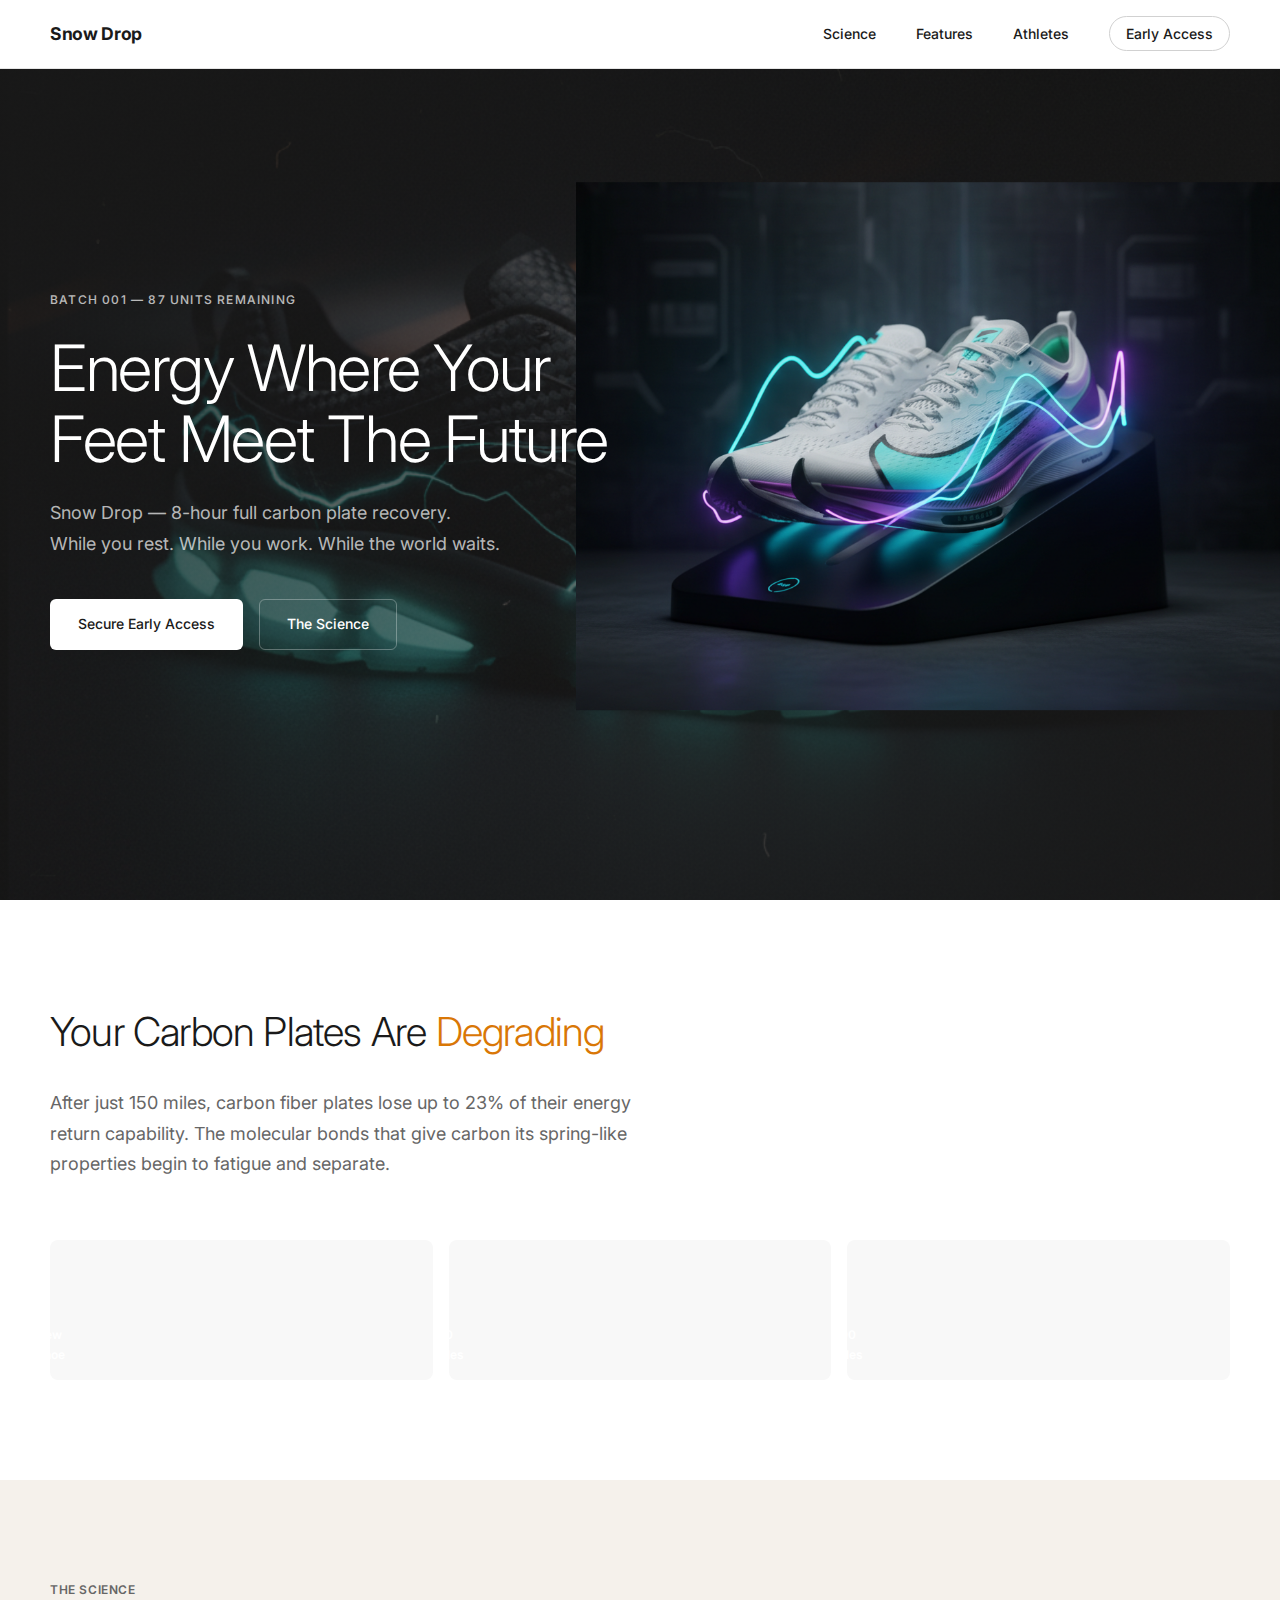
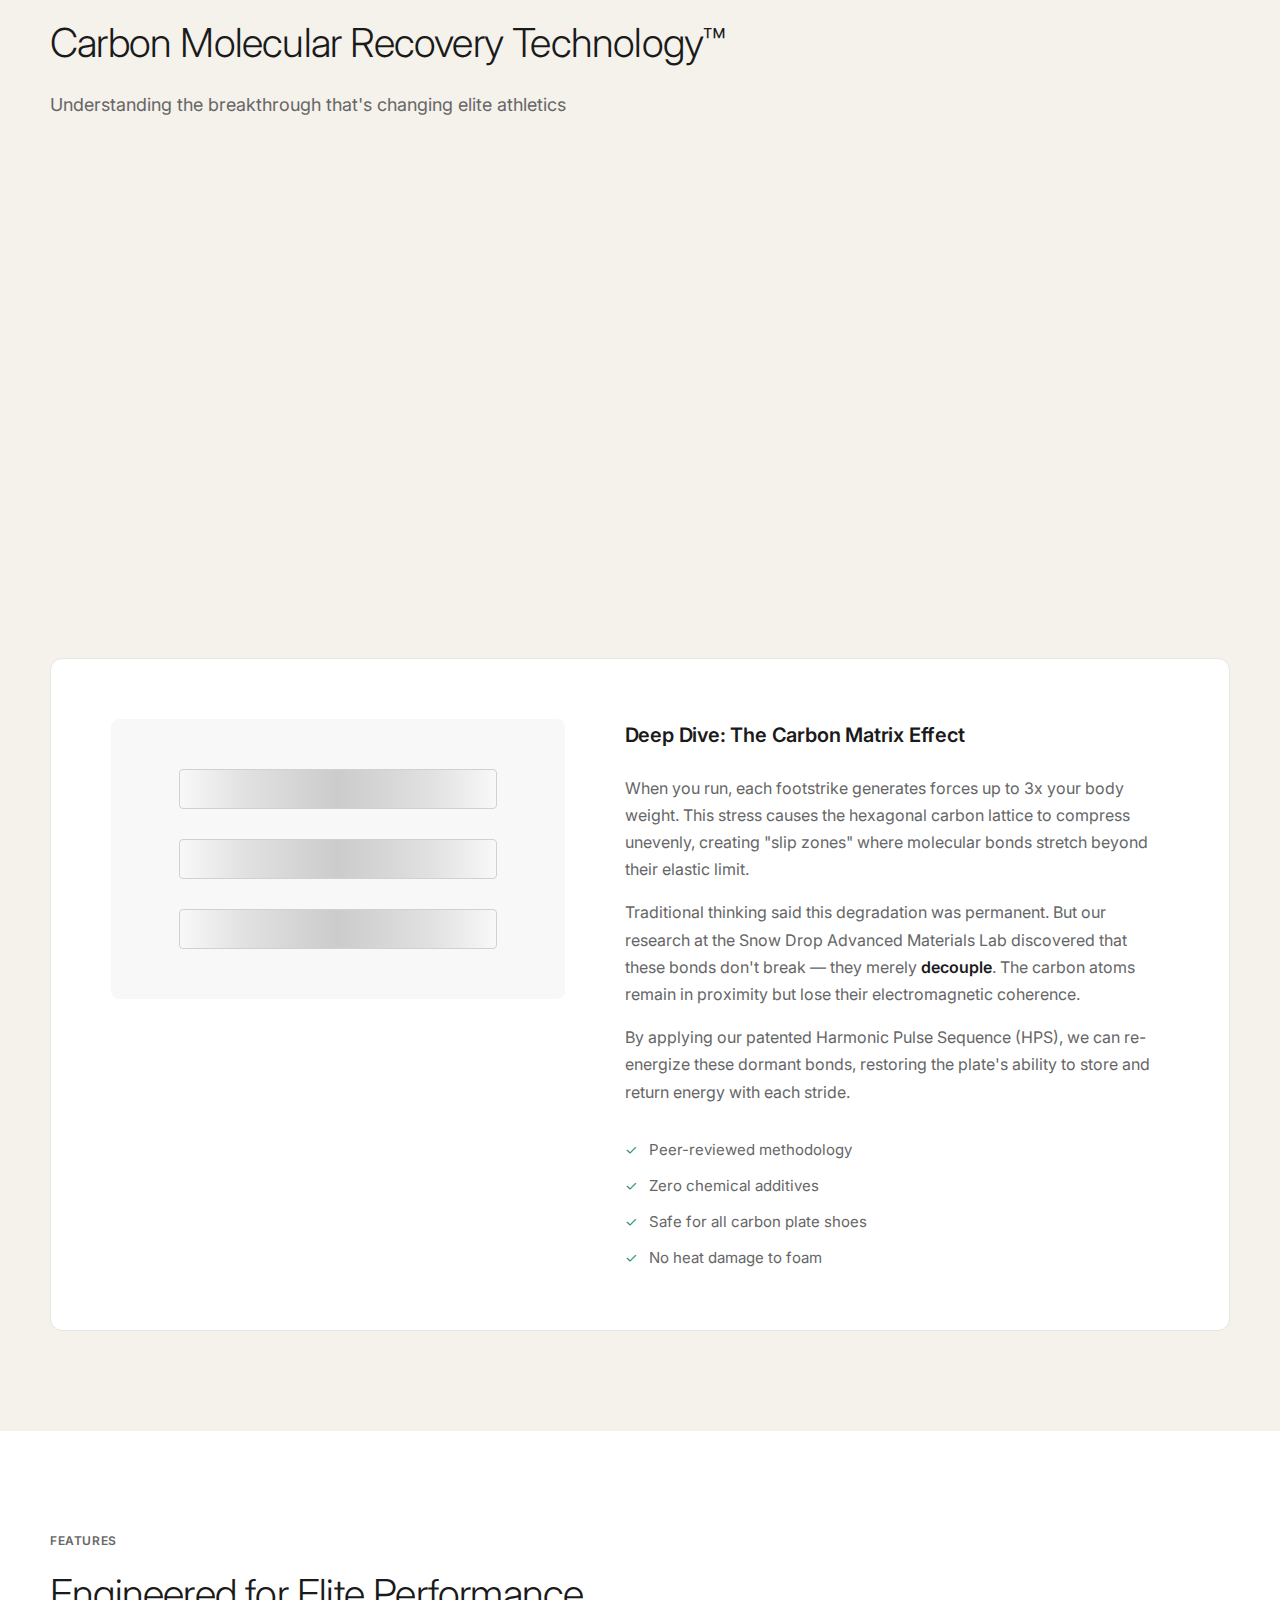
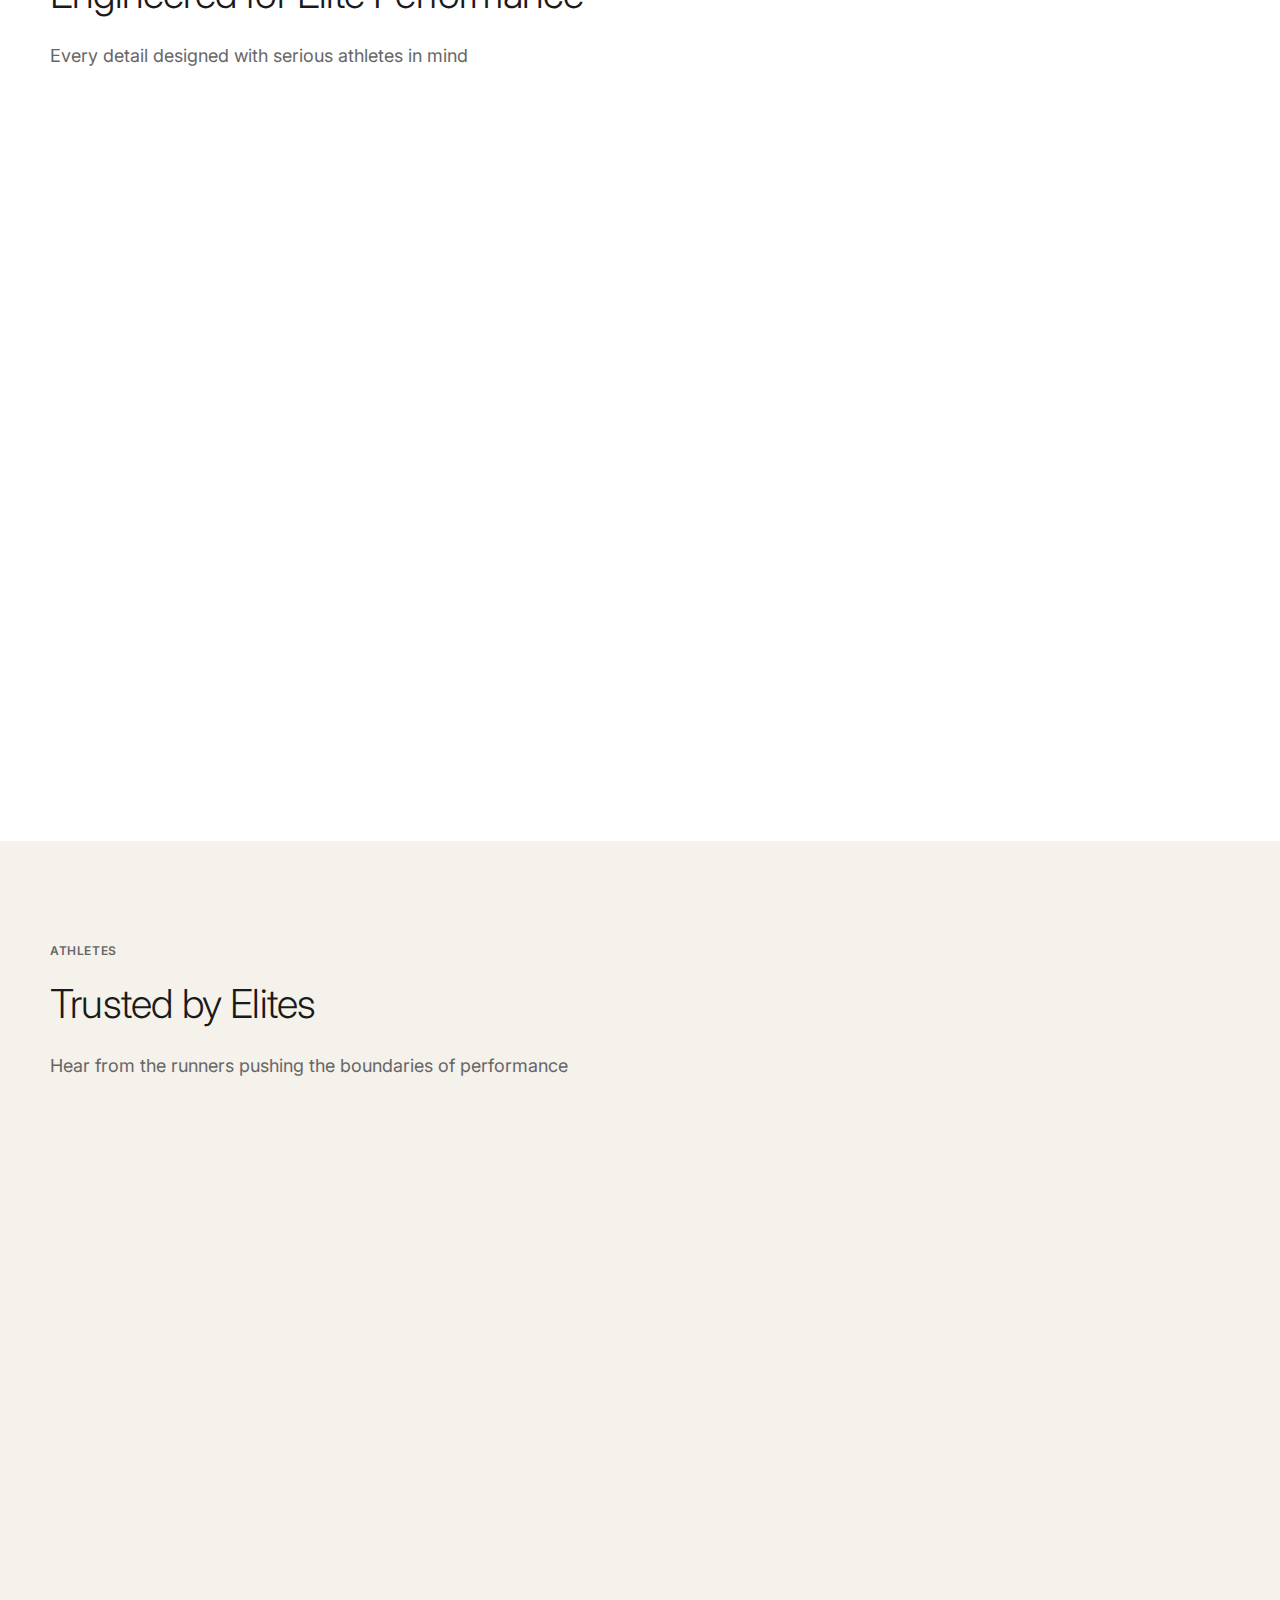
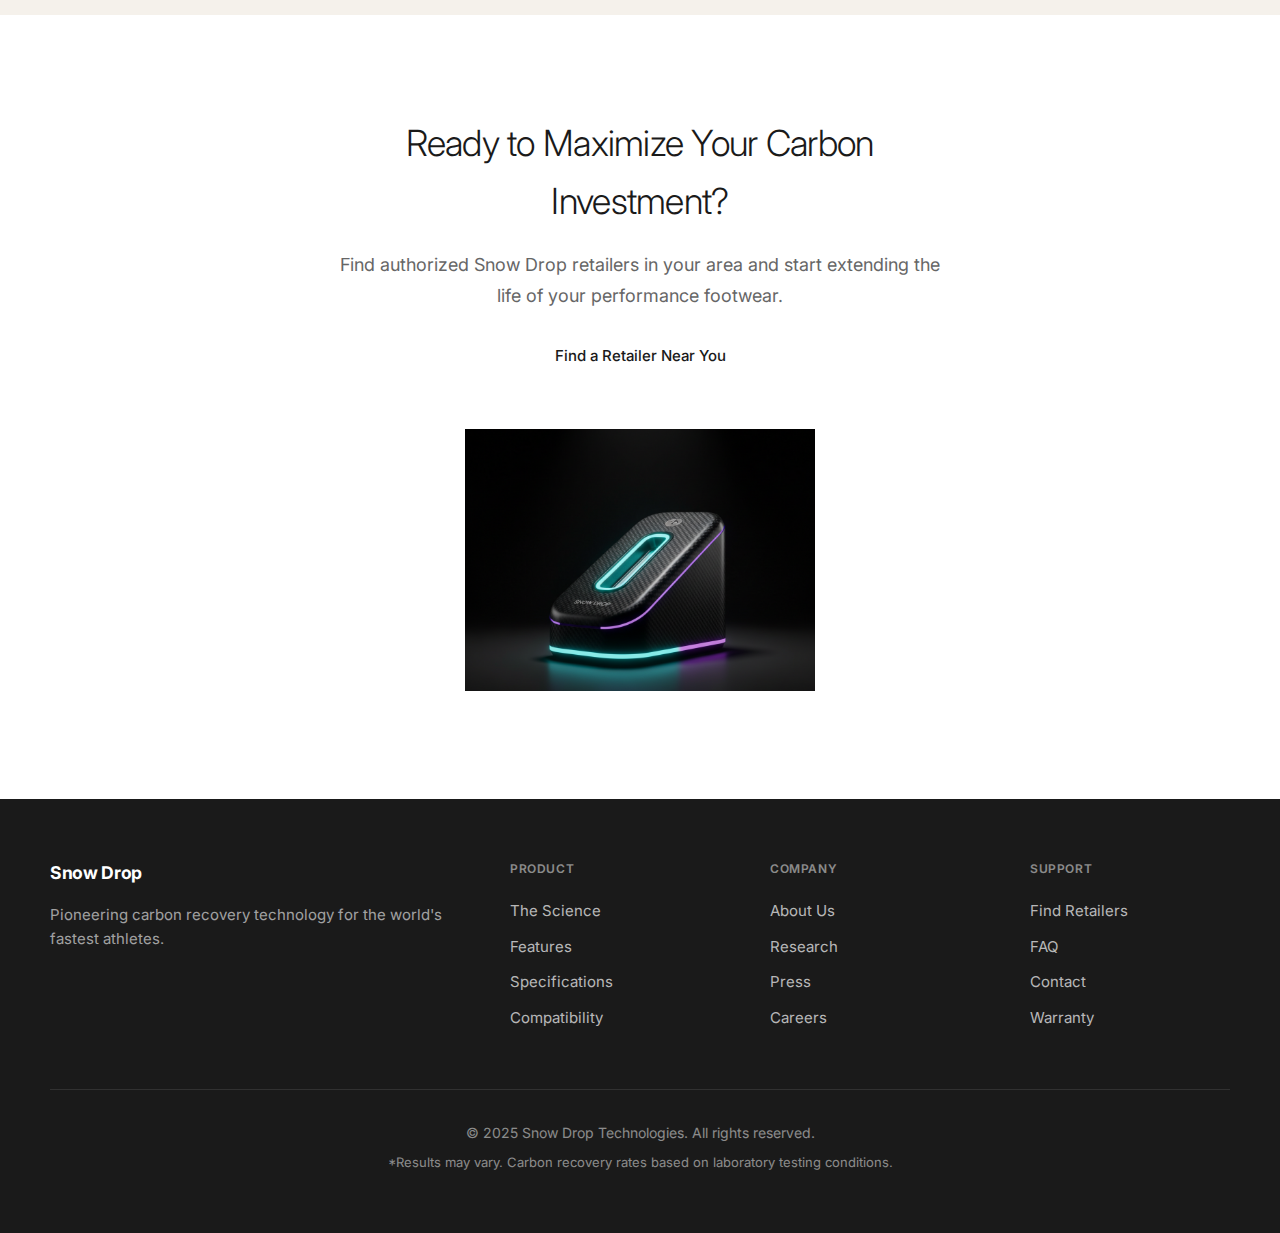
<file: index.html>
<!DOCTYPE html>
<html lang="en">
<head>
    <meta charset="UTF-8">
    <meta name="viewport" content="width=device-width, initial-scale=1.0">
    <title>Snow Drop | Carbon Plate Recovery Technology</title>
    <link rel="icon" type="image/png" href="favicon.png">
    <link rel="preconnect" href="https://fonts.googleapis.com">
    <link rel="preconnect" href="https://fonts.gstatic.com" crossorigin>
    <link href="https://fonts.googleapis.com/css2?family=Inter:wght@300;400;500;600;700;800&display=swap" rel="stylesheet">
    <link rel="stylesheet" href="styles.css">
</head>
<body>
    <nav class="navbar">
        <a href="index.html" class="logo">Snow Drop</a>
        <ul class="nav-links">
            <li><a href="#science">Science</a></li>
            <li><a href="#features">Features</a></li>
            <li><a href="#testimonials">Athletes</a></li>
            <li><a href="enquire.html" class="btn-nav">Early Access</a></li>
        </ul>
        <button class="mobile-menu-btn" aria-label="Toggle menu">
            <span></span>
            <span></span>
            <span></span>
        </button>
    </nav>

    <section class="hero">
        <div class="hero-bg">
            <img src="images/hero_cinematic.png" alt="" class="hero-bg-image">
        </div>
        <div class="hero-content">
            <div class="hero-status">Batch 001 — 87 units remaining</div>
            <h1>Energy Where Your <span class="gradient-text">Feet Meet The Future</span></h1>
            <p class="hero-subtitle">Snow Drop — 8-hour full carbon plate recovery. While you rest. While you work. While the world waits.</p>
            <div class="hero-cta">
                <a href="enquire.html" class="btn btn-primary">Secure Early Access</a>
                <a href="#science" class="btn btn-secondary">The Science</a>
            </div>
        </div>
        <div class="hero-visual">
            <img src="images/charger_in_action_cropped.png" alt="Snow Drop Carbon Charger" class="hero-image">
        </div>
    </section>

    <section class="problem-section">
        <div class="container">
            <div class="problem-content">
                <h2>Your Carbon Plates Are <span class="text-danger">Degrading</span></h2>
                <p>After just 150 miles, carbon fiber plates lose up to 23% of their energy return capability. The molecular bonds that give carbon its spring-like properties begin to fatigue and separate.</p>
                <div class="degradation-visual">
                    <div class="degradation-bar">
                        <div class="bar-fill" data-percent="100">
                            <span>New Shoe</span>
                        </div>
                    </div>
                    <div class="degradation-bar">
                        <div class="bar-fill degraded" data-percent="77">
                            <span>150 Miles</span>
                        </div>
                    </div>
                    <div class="degradation-bar">
                        <div class="bar-fill more-degraded" data-percent="54">
                            <span>300 Miles</span>
                        </div>
                    </div>
                </div>
            </div>
        </div>
    </section>

    <section id="science" class="science-section">
        <div class="container">
            <div class="section-header">
                <span class="section-tag">The Science</span>
                <h2>Carbon Molecular Recovery Technology™</h2>
                <p>Understanding the breakthrough that's changing elite athletics</p>
            </div>

            <div class="science-grid">
                <div class="science-card">
                    <div class="science-icon">
                        <svg viewBox="0 0 100 100" class="molecule-svg">
                            <circle cx="50" cy="30" r="8" class="atom"/>
                            <circle cx="30" cy="60" r="8" class="atom"/>
                            <circle cx="70" cy="60" r="8" class="atom"/>
                            <line x1="50" y1="30" x2="30" y2="60" class="bond"/>
                            <line x1="50" y1="30" x2="70" y2="60" class="bond"/>
                            <line x1="30" y1="60" x2="70" y2="60" class="bond"/>
                        </svg>
                    </div>
                    <h3>The Problem: Carbon Layer Slip</h3>
                    <p>Carbon fiber plates are made of thousands of microscopic layers bonded together. During high-impact running, these layers experience "interlayer slip" — micro-movements that gradually weaken the van der Waals forces holding them together.</p>
                </div>

                <div class="science-card">
                    <div class="science-icon">
                        <svg viewBox="0 0 100 100" class="energy-svg">
                            <path d="M50 10 L60 40 L80 40 L65 60 L75 90 L50 65 L25 90 L35 60 L20 40 L40 40 Z" class="bolt"/>
                        </svg>
                    </div>
                    <h3>Our Solution: Resonant Frequency Realignment</h3>
                    <p>Snow Drop chargers emit precisely calibrated electromagnetic pulses at 47.3 kHz — the exact resonant frequency of carbon-carbon bonds. This stimulates the weakened bonds to realign and reform, essentially "resetting" the molecular structure.</p>
                </div>

                <div class="science-card">
                    <div class="science-icon">
                        <svg viewBox="0 0 100 100" class="restore-svg">
                            <circle cx="50" cy="50" r="35" class="outer-ring"/>
                            <circle cx="50" cy="50" r="25" class="inner-ring"/>
                            <path d="M50 25 L50 50 L65 65" class="arrow-path"/>
                        </svg>
                    </div>
                    <h3>The Result: Near-Complete Recovery</h3>
                    <p>Independent testing shows that 8 hours of Snow Drop charging restores 94-97% of original carbon plate elasticity. The patented CryoCharge™ cooling system prevents thermal degradation during the process.</p>
                </div>
            </div>

            <div class="science-detail">
                <div class="detail-visual">
                    <div class="carbon-lattice">
                        <div class="lattice-layer layer-1"></div>
                        <div class="lattice-layer layer-2"></div>
                        <div class="lattice-layer layer-3"></div>
                    </div>
                </div>
                <div class="detail-content">
                    <h3>Deep Dive: The Carbon Matrix Effect</h3>
                    <p>When you run, each footstrike generates forces up to 3x your body weight. This stress causes the hexagonal carbon lattice to compress unevenly, creating "slip zones" where molecular bonds stretch beyond their elastic limit.</p>
                    <p>Traditional thinking said this degradation was permanent. But our research at the Snow Drop Advanced Materials Lab discovered that these bonds don't break — they merely <em>decouple</em>. The carbon atoms remain in proximity but lose their electromagnetic coherence.</p>
                    <p>By applying our patented Harmonic Pulse Sequence (HPS), we can re-energize these dormant bonds, restoring the plate's ability to store and return energy with each stride.</p>
                    <ul class="science-list">
                        <li><span class="check">✓</span> Peer-reviewed methodology</li>
                        <li><span class="check">✓</span> Zero chemical additives</li>
                        <li><span class="check">✓</span> Safe for all carbon plate shoes</li>
                        <li><span class="check">✓</span> No heat damage to foam</li>
                    </ul>
                </div>
            </div>
        </div>
    </section>

    <section id="features" class="features-section">
        <div class="container">
            <div class="section-header">
                <span class="section-tag">Features</span>
                <h2>Engineered for Elite Performance</h2>
                <p>Every detail designed with serious athletes in mind</p>
            </div>

            <div class="features-grid">
                <div class="feature-card">
                    <img src="images/icon_rapid_charge.png" alt="Rapid Charge" class="feature-icon">
                    <h3>Rapid Charge Mode</h3>
                    <p>Need a quick boost? Our 2-hour Express Mode restores 78% of plate performance — perfect for back-to-back race days.</p>
                </div>

                <div class="feature-card">
                    <img src="images/icon_cryo_cooling.png" alt="CryoCharge Cooling" class="feature-icon">
                    <h3>CryoCharge™ Cooling</h3>
                    <p>Integrated cooling keeps your shoe's midsole foam at optimal temperature, preventing heat degradation during charging.</p>
                </div>

                <div class="feature-card">
                    <img src="images/icon_smart_diagnostics.png" alt="Smart Diagnostics" class="feature-icon">
                    <h3>Smart Diagnostics</h3>
                    <p>Built-in sensors analyze your plate's current state and automatically adjust the charging profile for optimal recovery.</p>
                </div>

                <div class="feature-card">
                    <img src="images/icon_dual_charging.png" alt="Dual Charging" class="feature-icon">
                    <h3>Dual Shoe Charging</h3>
                    <p>Charge both shoes simultaneously with independent monitoring for each — because left and right plates degrade differently.</p>
                </div>

                <div class="feature-card">
                    <img src="images/icon_connect_app.png" alt="Connect App" class="feature-icon">
                    <h3>Snow Drop Connect App</h3>
                    <p>Track charging history, plate health over time, and get alerts when your shoes need a recharge session.</p>
                </div>

                <div class="feature-card">
                    <img src="images/icon_universal.png" alt="Universal Compatibility" class="feature-icon">
                    <h3>Universal Compatibility</h3>
                    <p>Works with all major carbon plate shoes: Nike Vaporfly, Adidas Adios Pro, Saucony Endorphin, ASICS Metaspeed, and more.</p>
                </div>
            </div>
        </div>
    </section>

    <section id="testimonials" class="testimonials-section">
        <div class="container">
            <div class="section-header">
                <span class="section-tag">Athletes</span>
                <h2>Trusted by Elites</h2>
                <p>Hear from the runners pushing the boundaries of performance</p>
            </div>

            <div class="testimonials-grid">
                <div class="testimonial-card featured">
                    <div class="testimonial-author">
                        <img src="images/athlete_marcus_avatar.png" alt="Marcus Kipruto" class="author-avatar">
                        <div class="author-info">
                            <span class="author-name">Marcus Kipruto</span>
                            <span class="author-title">2:04 Marathoner, Olympic Finalist</span>
                        </div>
                    </div>
                    <div class="testimonial-content">
                        <p>"I was skeptical at first, but the data doesn't lie. My Vaporflys feel like new after every charge. I've now run 600+ miles on a single pair with no drop in race performance."</p>
                    </div>
                </div>

                <div class="testimonial-card">
                    <div class="testimonial-author">
                        <img src="images/athlete_sarah_avatar.png" alt="Sarah Thompson" class="author-avatar">
                        <div class="author-info">
                            <span class="author-name">Sarah Thompson</span>
                            <span class="author-title">Head Coach, National Distance Program</span>
                        </div>
                    </div>
                    <div class="testimonial-content">
                        <p>"As a coach, I've seen the difference in my athletes' times. Snow Drop has become standard equipment for our entire elite squad."</p>
                    </div>
                </div>

                <div class="testimonial-card">
                    <div class="testimonial-author">
                        <img src="images/athlete_jake_avatar.png" alt="Jake Rodriguez" class="author-avatar">
                        <div class="author-info">
                            <span class="author-name">Jake Rodriguez</span>
                            <span class="author-title">3x UTMB Finisher</span>
                        </div>
                    </div>
                    <div class="testimonial-content">
                        <p>"The Express Mode is a game-changer for ultra racing. I can recharge between stages and maintain that carbon spring all week."</p>
                    </div>
                </div>
            </div>
        </div>
    </section>

    <section class="cta-section">
        <div class="container">
            <div class="cta-content">
                <h2>Ready to Maximize Your Carbon Investment?</h2>
                <p>Find authorized Snow Drop retailers in your area and start extending the life of your performance footwear.</p>
                <a href="enquire.html" class="btn btn-primary btn-large">Find a Retailer Near You</a>
            </div>
            <div class="cta-visual">
                <img src="images/product_charger_cropped.png" alt="Snow Drop Carbon Charger device" class="cta-image">
            </div>
        </div>
    </section>

    <footer class="footer">
        <div class="container">
            <div class="footer-grid">
                <div class="footer-brand">
                    <a href="index.html" class="logo">
                        <span class="logo-icon">❄</span>
                        <span class="logo-text">Snow Drop</span>
                    </a>
                    <p>Pioneering carbon recovery technology for the world's fastest athletes.</p>
                </div>
                <div class="footer-links">
                    <h4>Product</h4>
                    <ul>
                        <li><a href="#science">The Science</a></li>
                        <li><a href="#features">Features</a></li>
                        <li><a href="#">Specifications</a></li>
                        <li><a href="#">Compatibility</a></li>
                    </ul>
                </div>
                <div class="footer-links">
                    <h4>Company</h4>
                    <ul>
                        <li><a href="#">About Us</a></li>
                        <li><a href="#">Research</a></li>
                        <li><a href="#">Press</a></li>
                        <li><a href="#">Careers</a></li>
                    </ul>
                </div>
                <div class="footer-links">
                    <h4>Support</h4>
                    <ul>
                        <li><a href="enquire.html">Find Retailers</a></li>
                        <li><a href="#">FAQ</a></li>
                        <li><a href="#">Contact</a></li>
                        <li><a href="#">Warranty</a></li>
                    </ul>
                </div>
            </div>
            <div class="footer-bottom">
                <p>&copy; 2025 Snow Drop Technologies. All rights reserved.</p>
                <p class="disclaimer">*Results may vary. Carbon recovery rates based on laboratory testing conditions.</p>
            </div>
        </div>
    </footer>

    <script src="script.js"></script>
</body>
</html>
</file>
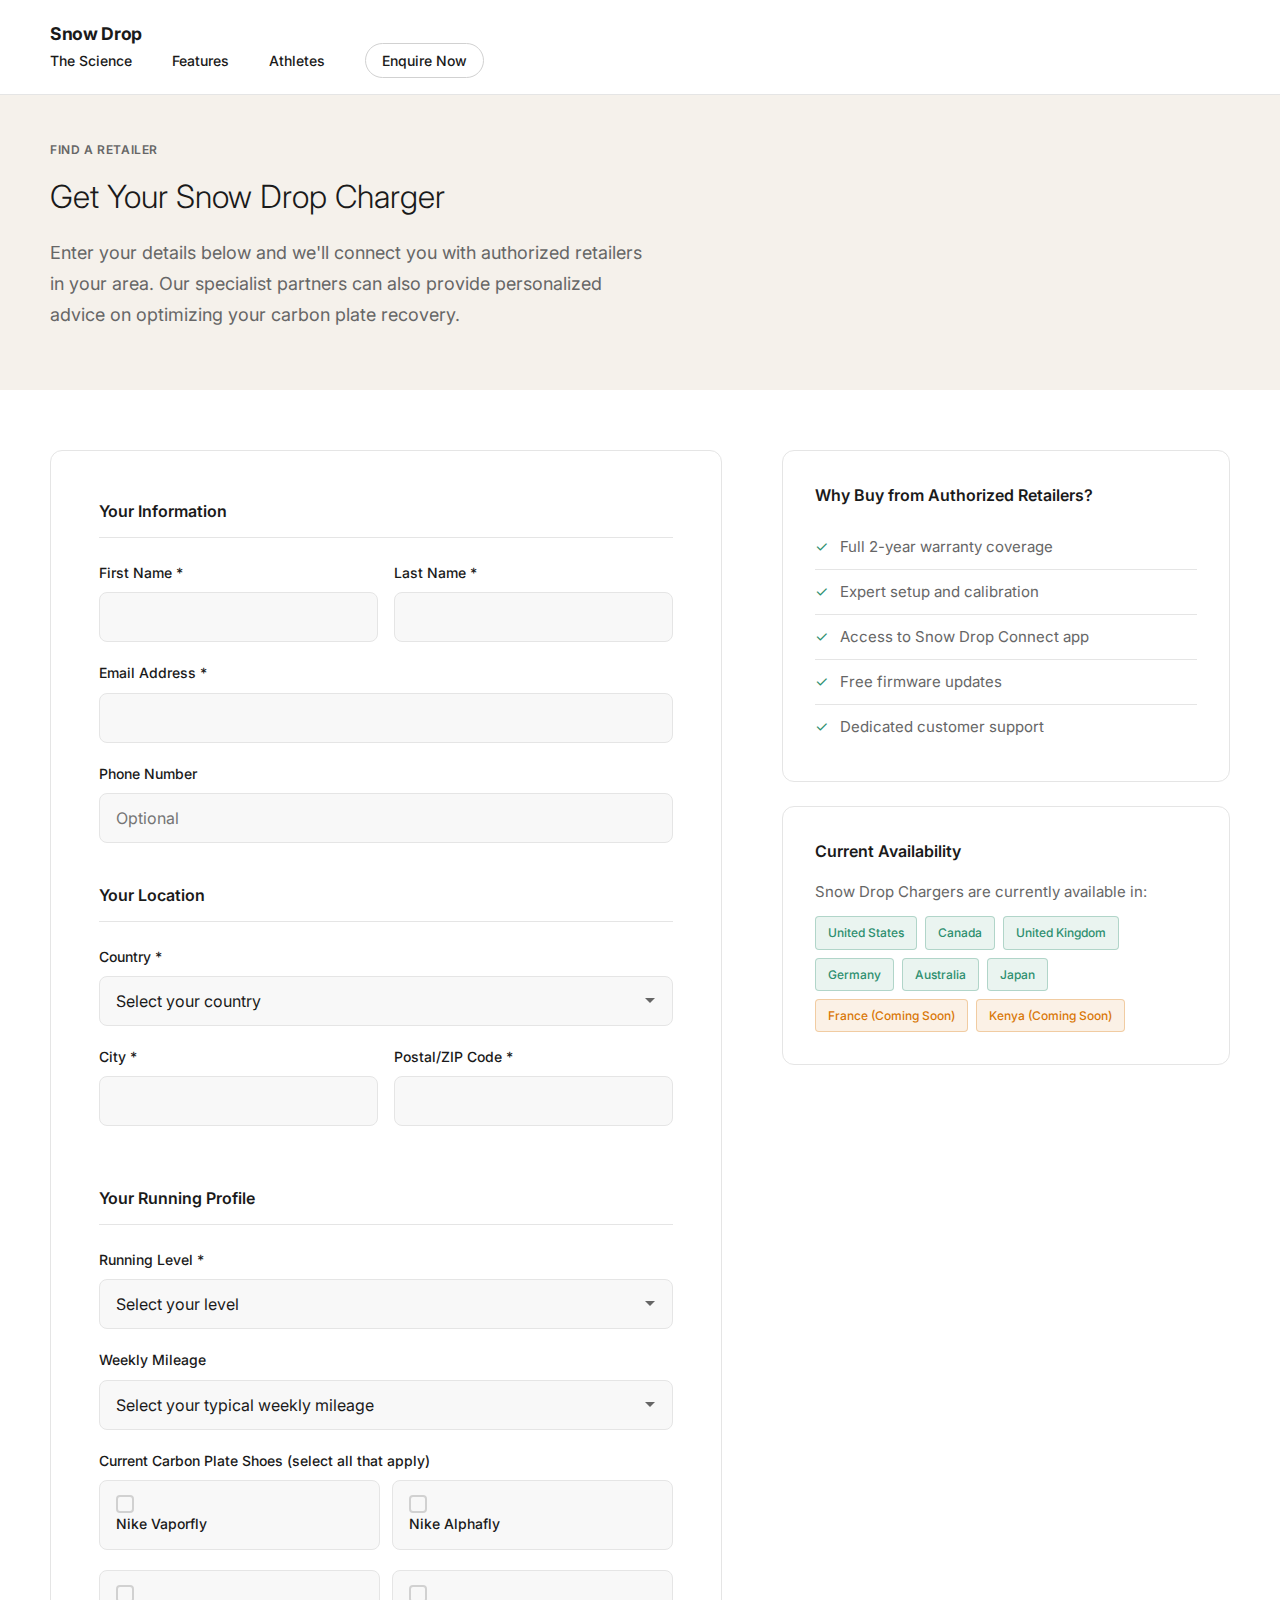
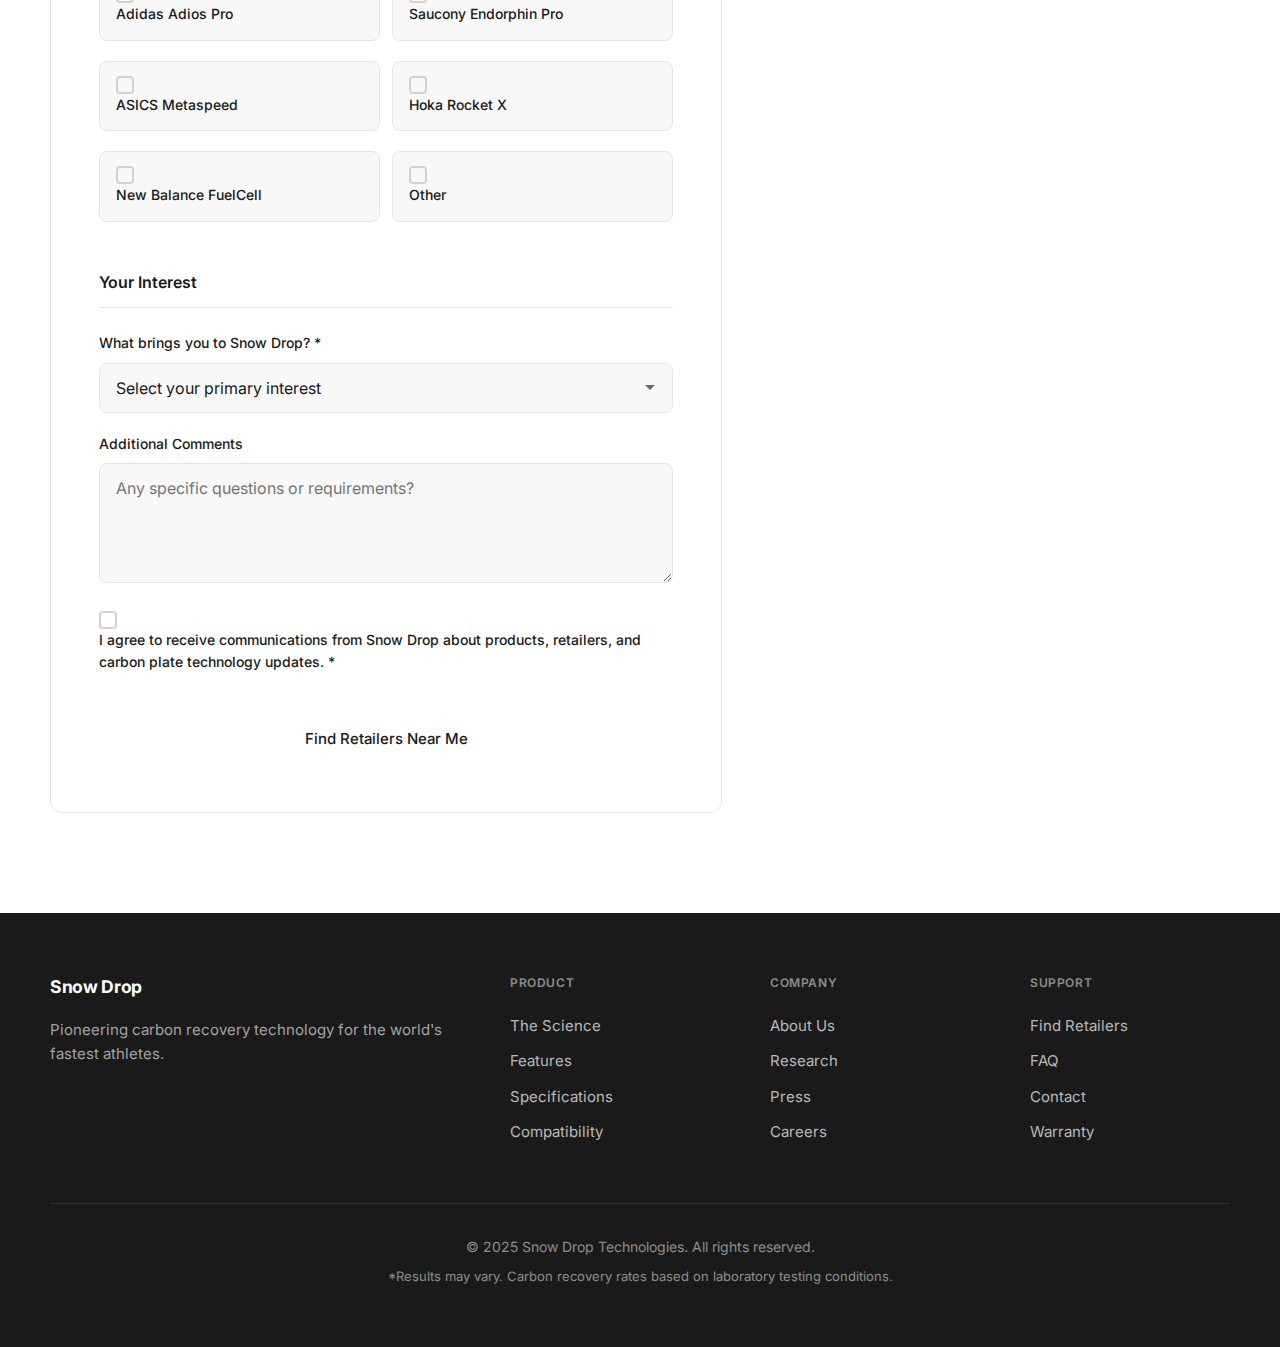
<file: enquire.html>
<!DOCTYPE html>
<html lang="en">
<head>
    <meta charset="UTF-8">
    <meta name="viewport" content="width=device-width, initial-scale=1.0">
    <title>Find a Retailer | Snow Drop Carbon Shoe Chargers</title>
    <link rel="icon" type="image/png" href="favicon.png">
    <link rel="stylesheet" href="styles.css">
    <link rel="preconnect" href="https://fonts.googleapis.com">
    <link rel="preconnect" href="https://fonts.gstatic.com" crossorigin>
    <link href="https://fonts.googleapis.com/css2?family=Inter:wght@300;400;500;600;700;800&display=swap" rel="stylesheet">
</head>
<body>
    <nav class="navbar">
        <div class="nav-container">
            <a href="index.html" class="logo">
                <span class="logo-icon">❄</span>
                <span class="logo-text">Snow Drop</span>
            </a>
            <ul class="nav-links">
                <li><a href="index.html#science">The Science</a></li>
                <li><a href="index.html#features">Features</a></li>
                <li><a href="index.html#testimonials">Athletes</a></li>
                <li><a href="enquire.html" class="btn-nav active">Enquire Now</a></li>
            </ul>
            <button class="mobile-menu-btn" aria-label="Toggle menu">
                <span></span>
                <span></span>
                <span></span>
            </button>
        </div>
    </nav>

    <section class="enquire-hero">
        <div class="container">
            <div class="enquire-header">
                <span class="section-tag">Find a Retailer</span>
                <h1>Get Your Snow Drop Charger</h1>
                <p>Enter your details below and we'll connect you with authorized retailers in your area. Our specialist partners can also provide personalized advice on optimizing your carbon plate recovery.</p>
            </div>
        </div>
    </section>

    <section class="enquire-section">
        <div class="container">
            <div class="enquire-grid">
                <div class="enquire-form-container">
                    <form id="enquiry-form" class="enquire-form">
                        <div class="form-section">
                            <h3>Your Information</h3>

                            <div class="form-row">
                                <div class="form-group">
                                    <label for="firstName">First Name *</label>
                                    <input type="text" id="firstName" name="firstName" required>
                                </div>
                                <div class="form-group">
                                    <label for="lastName">Last Name *</label>
                                    <input type="text" id="lastName" name="lastName" required>
                                </div>
                            </div>

                            <div class="form-group">
                                <label for="email">Email Address *</label>
                                <input type="email" id="email" name="email" required>
                            </div>

                            <div class="form-group">
                                <label for="phone">Phone Number</label>
                                <input type="tel" id="phone" name="phone" placeholder="Optional">
                            </div>
                        </div>

                        <div class="form-section">
                            <h3>Your Location</h3>

                            <div class="form-group">
                                <label for="country">Country *</label>
                                <select id="country" name="country" required>
                                    <option value="">Select your country</option>
                                    <option value="US">United States</option>
                                    <option value="CA">Canada</option>
                                    <option value="UK">United Kingdom</option>
                                    <option value="DE">Germany</option>
                                    <option value="FR">France</option>
                                    <option value="AU">Australia</option>
                                    <option value="JP">Japan</option>
                                    <option value="KE">Kenya</option>
                                    <option value="ET">Ethiopia</option>
                                    <option value="NL">Netherlands</option>
                                    <option value="ES">Spain</option>
                                    <option value="IT">Italy</option>
                                    <option value="other">Other</option>
                                </select>
                            </div>

                            <div class="form-row">
                                <div class="form-group">
                                    <label for="city">City *</label>
                                    <input type="text" id="city" name="city" required>
                                </div>
                                <div class="form-group">
                                    <label for="postalCode">Postal/ZIP Code *</label>
                                    <input type="text" id="postalCode" name="postalCode" required>
                                </div>
                            </div>
                        </div>

                        <div class="form-section">
                            <h3>Your Running Profile</h3>

                            <div class="form-group">
                                <label for="runningLevel">Running Level *</label>
                                <select id="runningLevel" name="runningLevel" required>
                                    <option value="">Select your level</option>
                                    <option value="elite">Elite / Professional</option>
                                    <option value="competitive">Competitive Amateur</option>
                                    <option value="recreational">Recreational Runner</option>
                                    <option value="coach">Coach / Team Manager</option>
                                    <option value="store">Running Store Owner</option>
                                </select>
                            </div>

                            <div class="form-group">
                                <label for="weeklyMileage">Weekly Mileage</label>
                                <select id="weeklyMileage" name="weeklyMileage">
                                    <option value="">Select your typical weekly mileage</option>
                                    <option value="0-20">0-20 miles</option>
                                    <option value="20-40">20-40 miles</option>
                                    <option value="40-60">40-60 miles</option>
                                    <option value="60-80">60-80 miles</option>
                                    <option value="80+">80+ miles</option>
                                </select>
                            </div>

                            <div class="form-group">
                                <label>Current Carbon Plate Shoes (select all that apply)</label>
                                <div class="checkbox-grid">
                                    <label class="checkbox-label">
                                        <input type="checkbox" name="shoes" value="nike-vaporfly">
                                        <span class="checkmark"></span>
                                        Nike Vaporfly
                                    </label>
                                    <label class="checkbox-label">
                                        <input type="checkbox" name="shoes" value="nike-alphafly">
                                        <span class="checkmark"></span>
                                        Nike Alphafly
                                    </label>
                                    <label class="checkbox-label">
                                        <input type="checkbox" name="shoes" value="adidas-adios">
                                        <span class="checkmark"></span>
                                        Adidas Adios Pro
                                    </label>
                                    <label class="checkbox-label">
                                        <input type="checkbox" name="shoes" value="saucony-endorphin">
                                        <span class="checkmark"></span>
                                        Saucony Endorphin Pro
                                    </label>
                                    <label class="checkbox-label">
                                        <input type="checkbox" name="shoes" value="asics-metaspeed">
                                        <span class="checkmark"></span>
                                        ASICS Metaspeed
                                    </label>
                                    <label class="checkbox-label">
                                        <input type="checkbox" name="shoes" value="hoka-rocket">
                                        <span class="checkmark"></span>
                                        Hoka Rocket X
                                    </label>
                                    <label class="checkbox-label">
                                        <input type="checkbox" name="shoes" value="new-balance-fuelcell">
                                        <span class="checkmark"></span>
                                        New Balance FuelCell
                                    </label>
                                    <label class="checkbox-label">
                                        <input type="checkbox" name="shoes" value="other">
                                        <span class="checkmark"></span>
                                        Other
                                    </label>
                                </div>
                            </div>
                        </div>

                        <div class="form-section">
                            <h3>Your Interest</h3>

                            <div class="form-group">
                                <label for="interest">What brings you to Snow Drop? *</label>
                                <select id="interest" name="interest" required>
                                    <option value="">Select your primary interest</option>
                                    <option value="personal">Personal use - extend shoe lifespan</option>
                                    <option value="performance">Personal use - maximize race performance</option>
                                    <option value="team">Team/club purchase</option>
                                    <option value="retail">Retail partnership inquiry</option>
                                    <option value="curious">Just curious about the technology</option>
                                </select>
                            </div>

                            <div class="form-group">
                                <label for="message">Additional Comments</label>
                                <textarea id="message" name="message" rows="4" placeholder="Any specific questions or requirements?"></textarea>
                            </div>

                            <div class="form-group">
                                <label class="checkbox-label consent-label">
                                    <input type="checkbox" name="consent" required>
                                    <span class="checkmark"></span>
                                    I agree to receive communications from Snow Drop about products, retailers, and carbon plate technology updates. *
                                </label>
                            </div>
                        </div>

                        <button type="submit" class="btn btn-primary btn-large btn-full">
                            <span class="btn-text">Find Retailers Near Me</span>
                            <span class="btn-loading">
                                <span class="spinner"></span>
                                Processing...
                            </span>
                        </button>
                    </form>

                    <div id="form-success" class="form-success hidden">
                        <div class="success-icon">✓</div>
                        <h3>Thank You!</h3>
                        <p>We've received your enquiry and will connect you with authorized Snow Drop retailers in your area within 24-48 hours.</p>
                        <p>In the meantime, check your email for our Carbon Plate Care Guide — packed with tips to maximize your shoes' performance between charges.</p>
                        <a href="index.html" class="btn btn-secondary">Back to Home</a>
                    </div>
                </div>

                <div class="enquire-sidebar">
                    <div class="sidebar-card">
                        <h4>Why Buy from Authorized Retailers?</h4>
                        <ul class="benefit-list">
                            <li>
                                <span class="benefit-icon">✓</span>
                                <span>Full 2-year warranty coverage</span>
                            </li>
                            <li>
                                <span class="benefit-icon">✓</span>
                                <span>Expert setup and calibration</span>
                            </li>
                            <li>
                                <span class="benefit-icon">✓</span>
                                <span>Access to Snow Drop Connect app</span>
                            </li>
                            <li>
                                <span class="benefit-icon">✓</span>
                                <span>Free firmware updates</span>
                            </li>
                            <li>
                                <span class="benefit-icon">✓</span>
                                <span>Dedicated customer support</span>
                            </li>
                        </ul>
                    </div>

                    <div class="sidebar-card highlight">
                        <h4>Current Availability</h4>
                        <p>Snow Drop Chargers are currently available in:</p>
                        <div class="availability-list">
                            <span class="available">United States</span>
                            <span class="available">Canada</span>
                            <span class="available">United Kingdom</span>
                            <span class="available">Germany</span>
                            <span class="available">Australia</span>
                            <span class="available">Japan</span>
                            <span class="coming-soon">France (Coming Soon)</span>
                            <span class="coming-soon">Kenya (Coming Soon)</span>
                        </div>
                    </div>

                    <div class="sidebar-card">
                        <h4>Pricing</h4>
                        <div class="price-display">
                            <span class="price">$349</span>
                            <span class="price-note">MSRP</span>
                        </div>
                        <p class="price-detail">Includes charger unit, dual charging bay, power adapter, and 1-year Snow Drop Connect subscription.</p>
                    </div>

                    <div class="sidebar-card contact-card">
                        <h4>Direct Contact</h4>
                        <p>Prefer to speak with us directly?</p>
                        <div class="contact-info">
                            <p><strong>Email:</strong> hello@snowdrop.tech</p>
                            <p><strong>Phone:</strong> +1 (888) 555-SNOW</p>
                            <p><strong>Hours:</strong> Mon-Fri, 9am-6pm EST</p>
                        </div>
                    </div>
                </div>
            </div>
        </div>
    </section>

    <footer class="footer">
        <div class="container">
            <div class="footer-grid">
                <div class="footer-brand">
                    <a href="index.html" class="logo">
                        <span class="logo-icon">❄</span>
                        <span class="logo-text">Snow Drop</span>
                    </a>
                    <p>Pioneering carbon recovery technology for the world's fastest athletes.</p>
                </div>
                <div class="footer-links">
                    <h4>Product</h4>
                    <ul>
                        <li><a href="index.html#science">The Science</a></li>
                        <li><a href="index.html#features">Features</a></li>
                        <li><a href="#">Specifications</a></li>
                        <li><a href="#">Compatibility</a></li>
                    </ul>
                </div>
                <div class="footer-links">
                    <h4>Company</h4>
                    <ul>
                        <li><a href="#">About Us</a></li>
                        <li><a href="#">Research</a></li>
                        <li><a href="#">Press</a></li>
                        <li><a href="#">Careers</a></li>
                    </ul>
                </div>
                <div class="footer-links">
                    <h4>Support</h4>
                    <ul>
                        <li><a href="enquire.html">Find Retailers</a></li>
                        <li><a href="#">FAQ</a></li>
                        <li><a href="#">Contact</a></li>
                        <li><a href="#">Warranty</a></li>
                    </ul>
                </div>
            </div>
            <div class="footer-bottom">
                <p>&copy; 2025 Snow Drop Technologies. All rights reserved.</p>
                <p class="disclaimer">*Results may vary. Carbon recovery rates based on laboratory testing conditions.</p>
            </div>
        </div>
    </footer>

    <script src="script.js"></script>
</body>
</html>
</file>
<file: styles.css>
/* ========================================
   Snow Drop Carbon Chargers
   Clean, Minimal Design (Therabody-inspired)
   ======================================== */

/* CSS Variables */
:root {
    /* Warm cream backgrounds */
    --bg-primary: #F5F1EB;
    --bg-secondary: #FFFFFF;
    --bg-card: #F8F8F8;
    --bg-dark: #1A1A1A;

    /* Text colors */
    --text-primary: #1A1A1A;
    --text-secondary: #666666;
    --text-muted: #999999;
    --text-light: #FFFFFF;

    /* Accent colors */
    --accent-primary: #1A1A1A;
    --accent-secondary: #E8E4DE;
    --accent-success: #2D8F6F;
    --accent-warning: #D97706;

    /* Borders */
    --border-light: #E5E5E5;
    --border-medium: #D1D1D1;

    /* Single consistent font */
    --font-primary: 'Inter', -apple-system, BlinkMacSystemFont, 'Segoe UI', sans-serif;
}

/* Reset */
*, *::before, *::after {
    margin: 0;
    padding: 0;
    box-sizing: border-box;
}

html {
    scroll-behavior: smooth;
}

body {
    font-family: var(--font-primary);
    background-color: var(--bg-primary);
    color: var(--text-primary);
    line-height: 1.6;
    overflow-x: hidden;
    font-size: 16px;
    -webkit-font-smoothing: antialiased;
    -moz-osx-font-smoothing: grayscale;
}

/* Selection */
::selection {
    background: var(--text-primary);
    color: var(--text-light);
}

/* ========================================
   Navigation - Clean & Minimal
   ======================================== */
.navbar {
    position: fixed;
    top: 0;
    left: 0;
    right: 0;
    z-index: 1000;
    padding: 20px 50px;
    display: flex;
    justify-content: space-between;
    align-items: center;
    background: var(--bg-secondary);
    border-bottom: 1px solid var(--border-light);
}

.logo {
    font-family: var(--font-primary);
    font-size: 1.1rem;
    font-weight: 700;
    letter-spacing: -0.02em;
    color: var(--text-primary);
    text-decoration: none;
}

.logo-icon {
    display: none;
}

.nav-links {
    display: flex;
    gap: 40px;
    list-style: none;
    align-items: center;
}

.nav-links a {
    font-family: var(--font-primary);
    font-size: 0.875rem;
    font-weight: 500;
    color: var(--text-primary);
    text-decoration: none;
    transition: color 0.2s ease;
}

.nav-links a:hover {
    color: var(--text-secondary);
}

.btn-nav {
    border: 1px solid var(--border-medium);
    padding: 8px 16px;
    border-radius: 20px;
}

.btn-nav:hover {
    border-color: var(--text-primary);
}

.mobile-menu-btn {
    display: none;
}

/* ========================================
   Hero Section - Clean Full Viewport
   ======================================== */
.hero {
    min-height: 100vh;
    display: flex;
    flex-direction: column;
    justify-content: center;
    position: relative;
    padding: 120px 50px 80px;
    overflow: hidden;
    background: var(--bg-dark);
}

.hero-bg {
    position: absolute;
    inset: 0;
    z-index: 0;
}

.hero-bg::after {
    content: '';
    position: absolute;
    inset: 0;
    background: linear-gradient(135deg,
        rgba(26, 26, 26, 0.85) 0%,
        rgba(26, 26, 26, 0.6) 50%,
        rgba(26, 26, 26, 0.85) 100%
    );
}

.hero-bg-image {
    width: 100%;
    height: 100%;
    object-fit: cover;
    object-position: center;
}

.particle {
    display: none;
}

.hero-content {
    position: relative;
    z-index: 2;
    max-width: 700px;
}

.hero-badge {
    display: none;
}

.hero-status {
    font-family: var(--font-primary);
    font-size: 0.75rem;
    font-weight: 500;
    letter-spacing: 0.1em;
    color: var(--text-light);
    text-transform: uppercase;
    margin-bottom: 24px;
    opacity: 0.7;
}

.hero h1 {
    font-family: var(--font-primary);
    font-size: clamp(2.5rem, 5vw, 4rem);
    font-weight: 300;
    line-height: 1.1;
    letter-spacing: -0.02em;
    margin-bottom: 24px;
    max-width: 600px;
    color: var(--text-light);
}

.gradient-text {
    color: var(--text-light);
    font-weight: 300;
}

.hero-subtitle {
    font-family: var(--font-primary);
    font-size: 1.125rem;
    font-weight: 400;
    color: rgba(255, 255, 255, 0.7);
    max-width: 450px;
    margin-bottom: 40px;
    line-height: 1.7;
}

.hero-cta {
    display: flex;
    gap: 16px;
    align-items: center;
}

.btn {
    font-family: var(--font-primary);
    font-size: 0.875rem;
    font-weight: 500;
    text-decoration: none;
    padding: 14px 28px;
    border: none;
    cursor: pointer;
    transition: all 0.2s ease;
    border-radius: 6px;
}

.btn-primary {
    background: var(--text-light);
    color: var(--text-primary);
}

.btn-primary:hover {
    background: var(--bg-primary);
    transform: translateY(-1px);
}

.btn-secondary {
    background: transparent;
    color: var(--text-light);
    border: 1px solid rgba(255, 255, 255, 0.3);
    padding: 13px 27px;
}

.btn-secondary:hover {
    border-color: rgba(255, 255, 255, 0.6);
    background: rgba(255, 255, 255, 0.05);
}

.hero-stats {
    display: none;
}

.hero-visual {
    position: absolute;
    right: 0;
    top: 50%;
    transform: translateY(-50%);
    width: 55%;
    z-index: 1;
}

.hero-image {
    width: 100%;
    height: auto;
}

/* ========================================
   Problem Section - Clean Stats
   ======================================== */
.problem-section {
    padding: 100px 50px;
    background: var(--bg-secondary);
    position: relative;
}

.problem-content {
    max-width: 1200px;
    margin: 0 auto;
}

.problem-content h2 {
    font-family: var(--font-primary);
    font-size: clamp(1.75rem, 4vw, 2.5rem);
    font-weight: 300;
    letter-spacing: -0.02em;
    margin-bottom: 24px;
    color: var(--text-primary);
}

.text-danger {
    color: var(--accent-warning);
}

.problem-content > p {
    font-family: var(--font-primary);
    font-size: 1.125rem;
    color: var(--text-secondary);
    max-width: 600px;
    line-height: 1.7;
    margin-bottom: 60px;
}

.degradation-visual {
    display: grid;
    grid-template-columns: repeat(3, 1fr);
    gap: 16px;
}

.degradation-bar {
    background: var(--bg-card);
    height: 140px;
    position: relative;
    overflow: hidden;
    border-radius: 8px;
}

.bar-fill {
    position: absolute;
    bottom: 0;
    left: 0;
    right: 0;
    display: flex;
    align-items: flex-end;
    justify-content: center;
    padding-bottom: 16px;
    font-family: var(--font-primary);
    font-size: 0.75rem;
    font-weight: 600;
    transition: height 1s ease-out;
    border-radius: 8px;
}

.bar-fill[data-percent="100"] {
    height: 100%;
    background: var(--text-primary);
    color: var(--text-light);
}

.bar-fill.degraded {
    height: 77%;
    background: var(--accent-warning);
    color: var(--text-light);
}

.bar-fill.more-degraded {
    height: 54%;
    background: #DC2626;
    color: var(--text-light);
}

/* ========================================
   Science Section - Clean Cards
   ======================================== */
.science-section {
    padding: 100px 50px;
    background: var(--bg-primary);
    position: relative;
}

.container {
    max-width: 1200px;
    margin: 0 auto;
}

.section-header {
    margin-bottom: 60px;
}

.section-tag {
    font-family: var(--font-primary);
    font-size: 0.75rem;
    font-weight: 600;
    letter-spacing: 0.05em;
    color: var(--text-secondary);
    text-transform: uppercase;
    display: block;
    margin-bottom: 12px;
}

.section-header h2 {
    font-family: var(--font-primary);
    font-size: clamp(1.75rem, 4vw, 2.5rem);
    font-weight: 300;
    letter-spacing: -0.02em;
    margin-bottom: 16px;
    color: var(--text-primary);
}

.section-header p {
    font-family: var(--font-primary);
    font-size: 1.125rem;
    color: var(--text-secondary);
}

.science-grid {
    display: grid;
    grid-template-columns: 1fr 1fr 1fr;
    gap: 24px;
    margin-bottom: 60px;
}

.science-card {
    background: var(--bg-secondary);
    padding: 40px 32px;
    position: relative;
    transition: all 0.3s ease;
    border-radius: 12px;
    border: 1px solid var(--border-light);
}

.science-card:hover {
    box-shadow: 0 8px 30px rgba(0, 0, 0, 0.08);
    transform: translateY(-2px);
}

.science-icon {
    width: 48px;
    height: 48px;
    margin-bottom: 24px;
}

.science-icon svg {
    width: 100%;
    height: 100%;
}

.molecule-svg .atom {
    fill: var(--text-primary);
}

.molecule-svg .bond {
    stroke: var(--text-secondary);
    stroke-width: 2;
}

.energy-svg .bolt {
    fill: var(--accent-warning);
}

.restore-svg .outer-ring,
.restore-svg .inner-ring {
    fill: none;
    stroke: var(--text-primary);
    stroke-width: 2;
}

.restore-svg .arrow-path {
    fill: none;
    stroke: var(--text-primary);
    stroke-width: 3;
}

.science-card h3 {
    font-family: var(--font-primary);
    font-size: 1.125rem;
    font-weight: 600;
    letter-spacing: -0.01em;
    margin-bottom: 16px;
    color: var(--text-primary);
}

.science-card p {
    font-family: var(--font-primary);
    font-size: 1rem;
    color: var(--text-secondary);
    line-height: 1.7;
}

.science-detail {
    display: grid;
    grid-template-columns: 1fr 1.2fr;
    gap: 60px;
    align-items: start;
    padding: 60px;
    background: var(--bg-secondary);
    border: 1px solid var(--border-light);
    border-radius: 12px;
    position: relative;
}

.carbon-lattice {
    position: relative;
    width: 100%;
    height: 280px;
    background: var(--bg-card);
    border-radius: 8px;
}

.lattice-layer {
    position: absolute;
    width: 70%;
    height: 40px;
    left: 15%;
    background: linear-gradient(90deg,
        transparent 0%,
        rgba(26, 26, 26, 0.1) 20%,
        rgba(26, 26, 26, 0.2) 50%,
        rgba(26, 26, 26, 0.1) 80%,
        transparent 100%
    );
    border: 1px solid var(--border-medium);
    border-radius: 4px;
    animation: layer-scan 4s ease-in-out infinite;
}

.layer-1 { top: 50px; animation-delay: 0s; }
.layer-2 { top: 120px; animation-delay: 0.5s; }
.layer-3 { top: 190px; animation-delay: 1s; }

@keyframes layer-scan {
    0%, 100% { opacity: 0.5; transform: translateX(0); }
    50% { opacity: 1; transform: translateX(10px); }
}

.detail-content h3 {
    font-family: var(--font-primary);
    font-size: 1.25rem;
    font-weight: 600;
    letter-spacing: -0.01em;
    margin-bottom: 24px;
    color: var(--text-primary);
}

.detail-content p {
    font-family: var(--font-primary);
    font-size: 1rem;
    color: var(--text-secondary);
    line-height: 1.7;
    margin-bottom: 16px;
}

.detail-content em {
    color: var(--text-primary);
    font-style: normal;
    font-weight: 600;
}

.science-list {
    list-style: none;
    margin-top: 32px;
    display: grid;
    gap: 12px;
}

.science-list li {
    font-family: var(--font-primary);
    font-size: 0.9375rem;
    color: var(--text-secondary);
    display: flex;
    align-items: center;
    gap: 12px;
}

.science-list .check {
    color: var(--accent-success);
    font-size: 0.875rem;
}

/* ========================================
   Features Section - Clean Grid
   ======================================== */
.features-section {
    padding: 100px 50px;
    background: var(--bg-secondary);
}

.features-grid {
    display: grid;
    grid-template-columns: repeat(3, 1fr);
    gap: 24px;
}

.feature-card {
    background: var(--bg-card);
    padding: 32px 28px;
    position: relative;
    transition: all 0.3s ease;
    border-radius: 12px;
}

.feature-card:hover {
    box-shadow: 0 8px 30px rgba(0, 0, 0, 0.06);
    transform: translateY(-2px);
}

.feature-icon {
    width: 80px;
    height: 80px;
    margin-bottom: 20px;
    object-fit: contain;
    transition: all 0.3s ease;
}

.feature-card h3 {
    font-family: var(--font-primary);
    font-size: 1rem;
    font-weight: 600;
    letter-spacing: -0.01em;
    margin-bottom: 12px;
    color: var(--text-primary);
}

.feature-card p {
    font-family: var(--font-primary);
    font-size: 0.9375rem;
    color: var(--text-secondary);
    line-height: 1.6;
}

/* ========================================
   Testimonials - Clean Cards
   ======================================== */
.testimonials-section {
    padding: 100px 50px;
    background: var(--bg-primary);
    position: relative;
}

.testimonials-grid {
    display: grid;
    grid-template-columns: repeat(3, 1fr);
    gap: 24px;
    max-width: 1200px;
    margin: 0 auto;
}

.testimonial-card {
    background: var(--bg-secondary);
    border: 1px solid var(--border-light);
    padding: 32px;
    position: relative;
    display: flex;
    flex-direction: column;
    align-items: center;
    text-align: center;
    transition: all 0.3s ease;
    border-radius: 12px;
}

.testimonial-card:nth-child(2),
.testimonial-card:nth-child(3) {
    transform: none;
}

.testimonial-card:hover {
    box-shadow: 0 8px 30px rgba(0, 0, 0, 0.08);
    transform: translateY(-2px);
}

.testimonial-card.featured {
    background: var(--bg-secondary);
}

.testimonial-author {
    display: flex;
    flex-direction: column;
    align-items: center;
    margin-bottom: 24px;
}

.author-avatar {
    width: 80px;
    height: 80px;
    border-radius: 50%;
    object-fit: cover;
    margin-bottom: 16px;
}

.author-info {
    display: flex;
    flex-direction: column;
    align-items: center;
}

.author-name {
    font-family: var(--font-primary);
    font-size: 1rem;
    font-weight: 600;
    margin-bottom: 4px;
    color: var(--text-primary);
}

.author-title {
    font-family: var(--font-primary);
    font-size: 0.875rem;
    color: var(--text-muted);
}

.testimonial-content {
    flex: 1;
}

.testimonial-content p {
    font-family: var(--font-primary);
    font-size: 1rem;
    line-height: 1.7;
    color: var(--text-secondary);
}

/* ========================================
   CTA Section - Clean & Focused
   ======================================== */
.cta-section {
    padding: 100px 50px;
    background: var(--bg-secondary);
    text-align: center;
    position: relative;
}

.cta-section .container {
    display: flex;
    flex-direction: column;
    align-items: center;
    gap: 0;
}

.cta-content {
    max-width: 600px;
}

.cta-content h2 {
    font-family: var(--font-primary);
    font-size: clamp(1.75rem, 4vw, 2.25rem);
    font-weight: 300;
    letter-spacing: -0.02em;
    margin-bottom: 20px;
    color: var(--text-primary);
}

.cta-content p {
    font-family: var(--font-primary);
    font-size: 1.125rem;
    color: var(--text-secondary);
    margin-bottom: 32px;
    line-height: 1.7;
}

.cta-visual {
    margin-top: 60px;
}

.cta-image {
    max-width: 350px;
    transition: all 0.3s ease;
}

.cta-image:hover {
    transform: scale(1.02);
}

.btn-large {
    padding: 16px 40px;
    font-size: 0.9375rem;
}

/* ========================================
   Footer - Clean & Modern
   ======================================== */
.footer {
    padding: 60px 50px;
    background: var(--bg-dark);
    color: var(--text-light);
}

.footer-grid {
    display: grid;
    grid-template-columns: 2fr 1fr 1fr 1fr;
    gap: 60px;
    margin-bottom: 48px;
    max-width: 1200px;
    margin-left: auto;
    margin-right: auto;
}

.footer-brand .logo {
    display: block;
    margin-bottom: 16px;
    color: var(--text-light);
}

.footer-brand p {
    font-family: var(--font-primary);
    font-size: 0.9375rem;
    color: rgba(255, 255, 255, 0.6);
    line-height: 1.6;
}

.footer-links h4 {
    font-family: var(--font-primary);
    font-size: 0.75rem;
    font-weight: 600;
    letter-spacing: 0.05em;
    text-transform: uppercase;
    margin-bottom: 20px;
    color: rgba(255, 255, 255, 0.5);
}

.footer-links ul {
    list-style: none;
}

.footer-links li {
    margin-bottom: 10px;
}

.footer-links a {
    font-family: var(--font-primary);
    font-size: 0.9375rem;
    color: rgba(255, 255, 255, 0.7);
    text-decoration: none;
    transition: color 0.2s ease;
}

.footer-links a:hover {
    color: var(--text-light);
}

.footer-bottom {
    padding-top: 32px;
    border-top: 1px solid rgba(255, 255, 255, 0.1);
    text-align: center;
    max-width: 1200px;
    margin: 0 auto;
}

.footer-bottom p {
    font-family: var(--font-primary);
    font-size: 0.875rem;
    color: rgba(255, 255, 255, 0.5);
}

.disclaimer {
    margin-top: 8px;
    font-size: 0.8125rem !important;
}

/* ========================================
   Enquire Page Styles
   ======================================== */
.enquire-hero {
    padding: 140px 50px 60px;
    background: var(--bg-primary);
}

.enquire-header {
    max-width: 600px;
}

.enquire-header h1 {
    font-family: var(--font-primary);
    font-size: 2rem;
    font-weight: 300;
    margin-bottom: 16px;
    color: var(--text-primary);
}

.enquire-header p {
    font-family: var(--font-primary);
    font-size: 1.125rem;
    color: var(--text-secondary);
    line-height: 1.7;
}

.enquire-section {
    padding: 60px 50px 100px;
    background: var(--bg-secondary);
}

.enquire-grid {
    display: grid;
    grid-template-columns: 1.5fr 1fr;
    gap: 60px;
    max-width: 1200px;
    margin: 0 auto;
}

.enquire-form-container {
    background: var(--bg-secondary);
    border: 1px solid var(--border-light);
    padding: 48px;
    border-radius: 12px;
}

.form-section {
    margin-bottom: 40px;
}

.form-section h3 {
    font-family: var(--font-primary);
    font-size: 1rem;
    font-weight: 600;
    margin-bottom: 24px;
    padding-bottom: 12px;
    border-bottom: 1px solid var(--border-light);
    color: var(--text-primary);
}

.form-row {
    display: grid;
    grid-template-columns: 1fr 1fr;
    gap: 16px;
}

.form-group {
    margin-bottom: 20px;
}

.form-group label {
    display: block;
    font-family: var(--font-primary);
    font-size: 0.875rem;
    font-weight: 500;
    margin-bottom: 8px;
    color: var(--text-primary);
}

.form-group input,
.form-group select,
.form-group textarea {
    width: 100%;
    padding: 14px 16px;
    background: var(--bg-card);
    border: 1px solid var(--border-light);
    color: var(--text-primary);
    font-family: var(--font-primary);
    font-size: 1rem;
    transition: all 0.2s ease;
    border-radius: 8px;
}

.form-group input:focus,
.form-group select:focus,
.form-group textarea:focus {
    outline: none;
    border-color: var(--text-primary);
    background: var(--bg-secondary);
}

.form-group textarea {
    min-height: 120px;
    resize: vertical;
}

.form-group select {
    cursor: pointer;
    appearance: none;
    background-image: url("data:image/svg+xml,%3Csvg xmlns='http://www.w3.org/2000/svg' width='12' height='12' viewBox='0 0 12 12'%3E%3Cpath fill='%23666' d='M6 8L1 3h10z'/%3E%3C/svg%3E");
    background-repeat: no-repeat;
    background-position: right 16px center;
}

.checkbox-grid {
    display: grid;
    grid-template-columns: repeat(2, 1fr);
    gap: 12px;
}

.checkbox-label {
    display: flex;
    align-items: center;
    gap: 12px;
    padding: 14px 16px;
    background: var(--bg-card);
    border: 1px solid var(--border-light);
    cursor: pointer;
    font-family: var(--font-primary);
    font-size: 0.9375rem;
    color: var(--text-secondary);
    transition: all 0.2s ease;
    border-radius: 8px;
}

.checkbox-label:hover {
    border-color: var(--border-medium);
}

.checkbox-label input {
    display: none;
}

.checkbox-label .checkmark {
    width: 18px;
    height: 18px;
    border: 2px solid var(--border-medium);
    border-radius: 4px;
    display: flex;
    align-items: center;
    justify-content: center;
    transition: all 0.2s ease;
    flex-shrink: 0;
}

.checkbox-label input:checked + .checkmark {
    background: var(--text-primary);
    border-color: var(--text-primary);
}

.checkbox-label input:checked + .checkmark::after {
    content: '✓';
    color: var(--text-light);
    font-size: 12px;
    font-weight: 600;
}

.consent-label {
    background: transparent;
    border: none;
    padding: 0;
}

.btn-full {
    width: 100%;
}

.btn-loading {
    display: none;
}

.spinner {
    width: 20px;
    height: 20px;
    border: 2px solid transparent;
    border-top-color: currentColor;
    border-radius: 50%;
    animation: spin 0.8s linear infinite;
}

@keyframes spin {
    to { transform: rotate(360deg); }
}

.form-success {
    text-align: center;
    padding: 60px 40px;
}

.form-success.hidden {
    display: none;
}

.success-icon {
    width: 56px;
    height: 56px;
    background: var(--accent-success);
    color: var(--text-light);
    display: flex;
    align-items: center;
    justify-content: center;
    font-size: 1.25rem;
    margin: 0 auto 24px;
    border-radius: 50%;
}

.form-success h3 {
    font-family: var(--font-primary);
    font-size: 1.25rem;
    font-weight: 600;
    margin-bottom: 16px;
    color: var(--text-primary);
}

.form-success p {
    font-family: var(--font-primary);
    color: var(--text-secondary);
    line-height: 1.6;
}

.enquire-sidebar {
    display: flex;
    flex-direction: column;
    gap: 24px;
}

.sidebar-card {
    background: var(--bg-secondary);
    border: 1px solid var(--border-light);
    padding: 32px;
    border-radius: 12px;
}

.sidebar-card h4 {
    font-family: var(--font-primary);
    font-size: 1rem;
    font-weight: 600;
    margin-bottom: 16px;
    color: var(--text-primary);
}

.sidebar-card p {
    font-family: var(--font-primary);
    font-size: 0.9375rem;
    color: var(--text-secondary);
    line-height: 1.6;
}

.benefit-list {
    list-style: none;
}

.benefit-list li {
    display: flex;
    align-items: center;
    gap: 12px;
    padding: 10px 0;
    font-family: var(--font-primary);
    font-size: 0.9375rem;
    color: var(--text-secondary);
    border-bottom: 1px solid var(--border-light);
}

.benefit-list li:last-child {
    border-bottom: none;
}

.benefit-icon {
    color: var(--accent-success);
}

.price-display {
    text-align: center;
    padding: 24px;
    background: var(--bg-card);
    margin-bottom: 16px;
    border-radius: 8px;
}

.price {
    font-family: var(--font-primary);
    font-size: 2rem;
    font-weight: 600;
    color: var(--text-primary);
}

.price-note {
    font-family: var(--font-primary);
    font-size: 0.875rem;
    color: var(--text-muted);
}

.price-detail {
    font-family: var(--font-primary);
    font-size: 0.875rem;
    color: var(--text-secondary);
    line-height: 1.6;
}

.contact-info p {
    font-family: var(--font-primary);
    font-size: 0.9375rem;
    color: var(--text-secondary);
    margin-bottom: 8px;
}

.contact-info strong {
    color: var(--text-primary);
}

.availability-list {
    display: flex;
    flex-wrap: wrap;
    gap: 8px;
    margin-top: 12px;
}

.availability-list span {
    font-family: var(--font-primary);
    font-size: 0.75rem;
    font-weight: 500;
    padding: 6px 12px;
    border-radius: 4px;
}

.available {
    background: rgba(45, 143, 111, 0.1);
    color: var(--accent-success);
    border: 1px solid rgba(45, 143, 111, 0.3);
}

.coming-soon {
    background: rgba(217, 119, 6, 0.1);
    color: var(--accent-warning);
    border: 1px solid rgba(217, 119, 6, 0.3);
}

/* ========================================
   Responsive
   ======================================== */
@media (max-width: 1024px) {
    .hero {
        padding: 120px 30px 60px;
    }

    .hero-visual {
        position: relative;
        right: auto;
        top: auto;
        transform: none;
        width: 100%;
        margin-top: 40px;
    }

    .hero h1 {
        font-size: clamp(2rem, 5vw, 3rem);
    }

    .science-grid,
    .features-grid {
        grid-template-columns: 1fr;
    }

    .science-detail {
        grid-template-columns: 1fr;
        padding: 40px;
    }

    .testimonials-grid {
        grid-template-columns: 1fr;
        max-width: 500px;
    }

    .footer-grid {
        grid-template-columns: 1fr 1fr;
    }

    .enquire-grid {
        grid-template-columns: 1fr;
    }

    .degradation-visual {
        grid-template-columns: 1fr;
    }
}

@media (max-width: 768px) {
    .navbar {
        padding: 16px 24px;
    }

    .nav-links {
        display: none;
    }

    .mobile-menu-btn {
        display: flex;
        flex-direction: column;
        gap: 5px;
        background: none;
        border: none;
        cursor: pointer;
    }

    .mobile-menu-btn span {
        width: 22px;
        height: 2px;
        background: var(--text-primary);
        border-radius: 1px;
    }

    .hero,
    .problem-section,
    .science-section,
    .features-section,
    .testimonials-section,
    .cta-section,
    .footer {
        padding-left: 24px;
        padding-right: 24px;
    }

    .hero h1 {
        font-size: 1.75rem;
    }

    .hero-subtitle {
        font-size: 1rem;
    }

    .btn {
        padding: 12px 24px;
    }

    .hero-cta {
        flex-direction: column;
        align-items: flex-start;
    }

    .footer-grid {
        grid-template-columns: 1fr;
        gap: 32px;
    }

    .form-row,
    .checkbox-grid {
        grid-template-columns: 1fr;
    }

    .enquire-form-container {
        padding: 32px 24px;
    }

    .enquire-hero,
    .enquire-section {
        padding-left: 24px;
        padding-right: 24px;
    }

    .sidebar-card {
        padding: 24px;
    }
}
</file>
